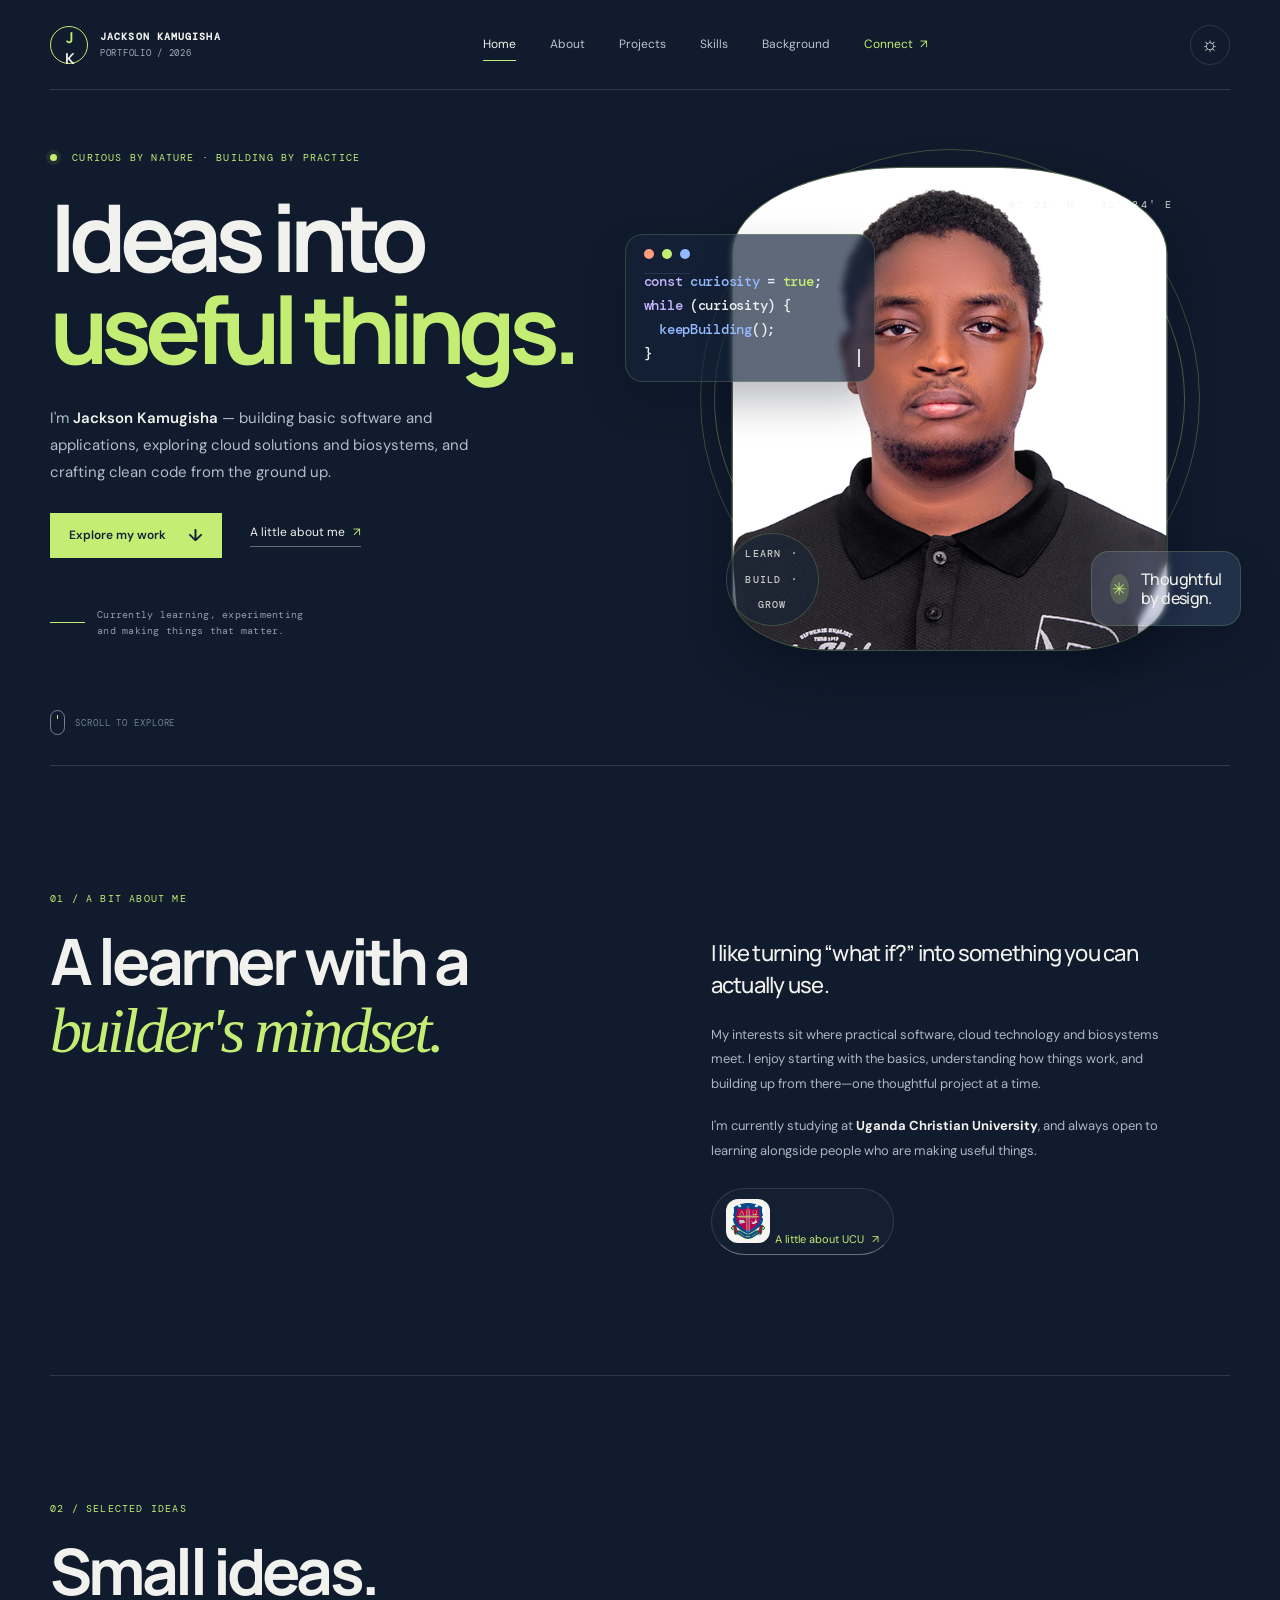
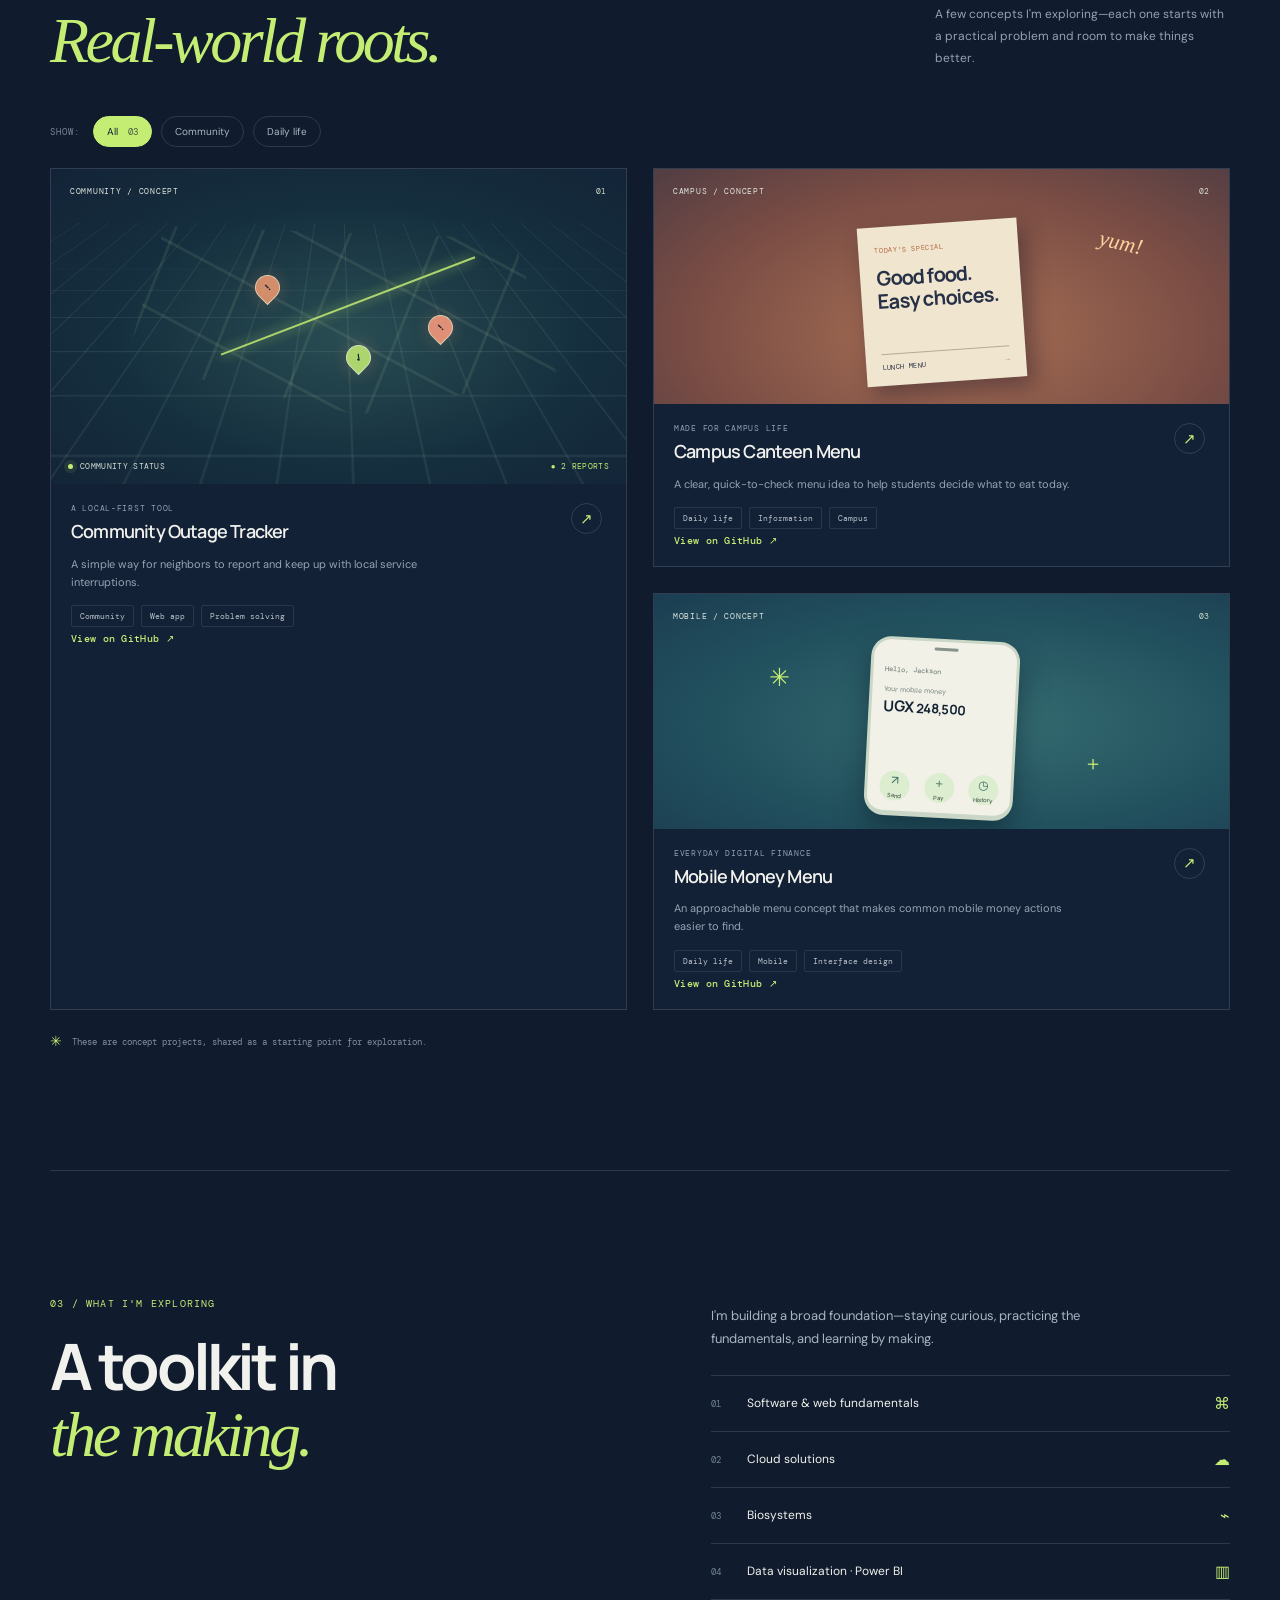
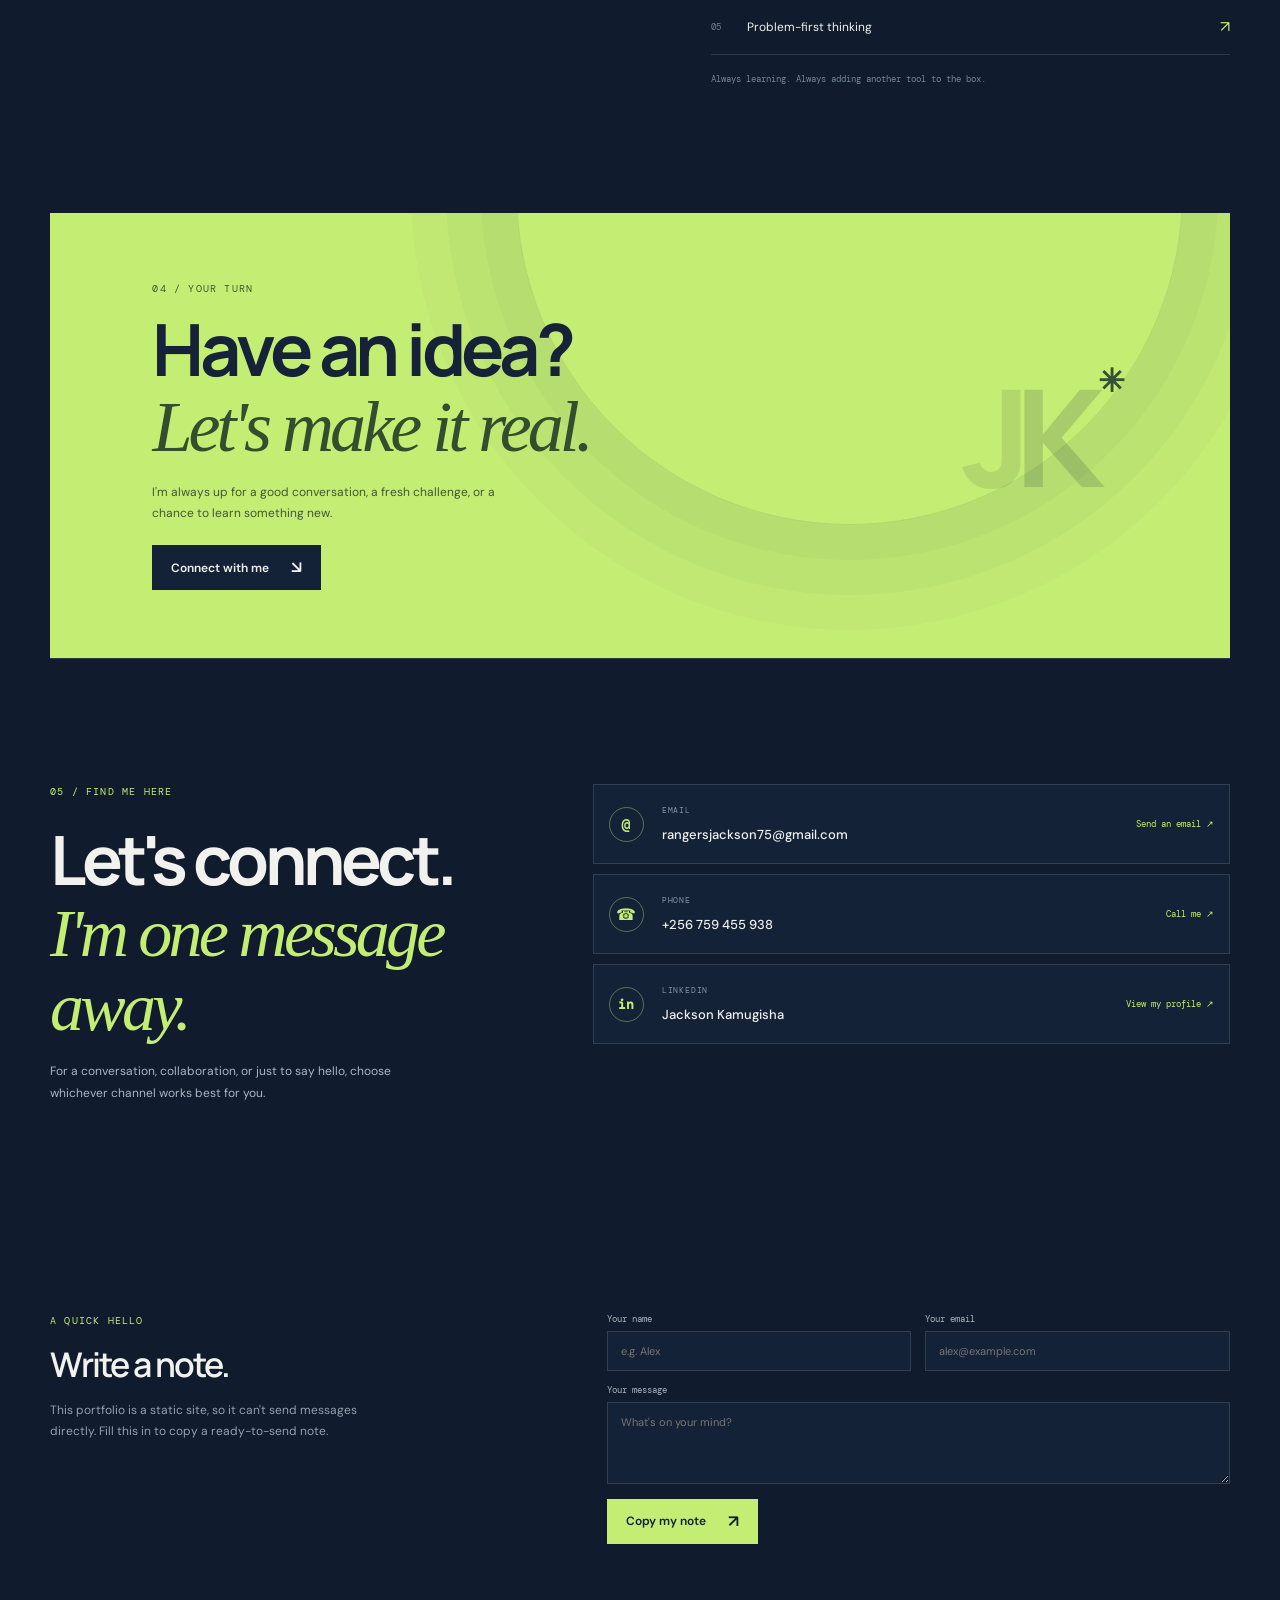
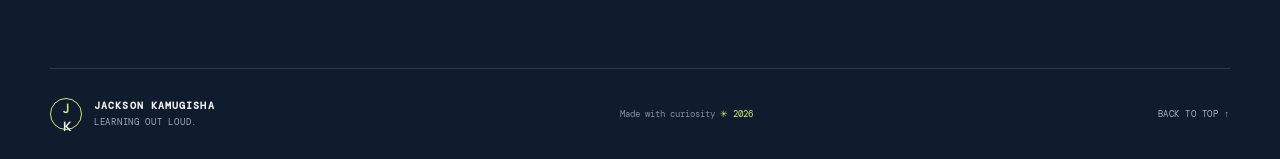
<file: Index.html>
<!DOCTYPE html>
<html lang="en">
<head>
    <meta charset="UTF-8">
    <meta name="viewport" content="width=device-width, initial-scale=1.0">
    <meta name="theme-color" content="#101b2d">
    <meta name="description" content="Jackson Kamugisha — building useful software, exploring cloud solutions, and learning at the intersection of technology and biosystems.">
    <title>Jackson Kamugisha — Portfolio</title>
    <link rel="preconnect" href="https://fonts.googleapis.com">
    <link rel="preconnect" href="https://fonts.gstatic.com" crossorigin>
    <link href="https://fonts.googleapis.com/css2?family=DM+Mono:wght@400;500&family=DM+Sans:wght@400;500;600;700&family=Manrope:wght@400;500;600;700;800&display=swap" rel="stylesheet">
    <link rel="stylesheet" href="portfolio.css">
    <script src="portfolio.js" defer></script>
</head>
<body>
    <a class="skip-link" href="#main">Skip to content</a>
    <div class="site-shell">
        <header class="site-header">
            <a class="brand" href="#home" aria-label="Jackson Kamugisha, home"><span class="brand-mark">J<span>K</span></span><span>JACKSON KAMUGISHA<span class="brand-caption">PORTFOLIO / 2026</span></span></a>
            <button class="menu-toggle" type="button" aria-label="Open navigation" aria-expanded="false"><span></span><span></span></button>
            <nav class="main-nav" aria-label="Main navigation">
                <a class="nav-link active" href="#home">Home</a><a class="nav-link" href="#about">About</a><a class="nav-link" href="#projects">Projects</a><a class="nav-link" href="#skills">Skills</a><a class="nav-link" href="background.html">Background</a><a class="nav-link nav-contact" href="#connect">Connect <span aria-hidden="true">↗</span></a>
            </nav>
            <button class="theme-toggle" type="button" aria-label="Switch to light theme" title="Toggle color theme"><span class="theme-icon" aria-hidden="true">☼</span></button>
        </header>

        <main id="main">
            <section class="hero section-wrap" id="home" aria-labelledby="hero-title">
                <div class="hero-copy">
                    <p class="eyebrow"><span class="status-dot"></span> CURIOUS BY NATURE · BUILDING BY PRACTICE</p>
                    <h1 id="hero-title">Ideas into<br><span class="headline-accent">useful things.</span></h1>
                    <p class="hero-intro">I'm <strong>Jackson Kamugisha</strong> — building basic software and applications, exploring cloud solutions and biosystems, and crafting clean code from the ground up.</p>
                    <div class="hero-actions"><a class="button button-primary" href="#projects">Explore my work <span aria-hidden="true">↓</span></a><a class="text-link" href="#about">A little about me <span aria-hidden="true">↗</span></a></div>
                    <div class="hero-note"><span class="note-line"></span><span>Currently learning, experimenting<br>and making things that matter.</span></div>
                </div>
                <div class="hero-art" aria-label="Portrait of Jackson Kamugisha" role="img">
                    <img class="portrait-photo" src="IMG_4361.JPG" alt="Portrait of Jackson Kamugisha">
                    <div class="art-orbit orbit-one"></div><div class="art-orbit orbit-two"></div><div class="art-sun"></div>
                    <div class="art-card code-card"><div class="window-dots"><i></i><i></i><i></i></div><div class="code-lines"><span class="code-purple">const</span> <span class="code-blue">curiosity</span> = <span class="code-green">true</span>;<br><span class="code-purple">while</span> (curiosity) {<br>&nbsp;&nbsp;<span class="code-blue">keepBuilding</span>();<br>}</div><span class="card-cursor"></span></div>
                    <div class="art-card orbit-label"><span class="label-spark">✳</span><span>Thoughtful<br>by design.</span></div>
                    <div class="art-stamp"><span>LEARN</span><span>·</span><span>BUILD</span><span>·</span><span>GROW</span></div>
                    <span class="art-coordinate">0° 21′ N &nbsp; 32° 34′ E</span>
                </div>
                <a class="scroll-cue" href="#about" aria-label="Scroll to about section"><span></span> SCROLL TO EXPLORE</a>
            </section>

            <section class="about section-wrap section-pad" id="about" aria-labelledby="about-title">
                <div class="section-heading"><p class="eyebrow">01 / A BIT ABOUT ME</p><h2 id="about-title">A learner with a<br><span class="serif-accent">builder's mindset.</span></h2></div>
                <div class="about-copy"><p class="large-copy">I like turning “what if?” into something you can actually use.</p><p>My interests sit where practical software, cloud technology and biosystems meet. I enjoy starting with the basics, understanding how things work, and building up from there—one thoughtful project at a time.</p><p>I'm currently studying at <strong>Uganda Christian University</strong>, and always open to learning alongside people who are making useful things.</p><div class="school-link-wrap"><a class="inline-link school-link" href="https://www.ucu.ac.ug/" target="_blank" rel="noreferrer"><img class="school-logo" src="images%20(1).jfif" alt="Uganda Christian University logo"><span>A little about UCU <span aria-hidden="true">↗</span></span></a></div></div>
            </section>

            <section class="projects section-wrap section-pad" id="projects" aria-labelledby="projects-title">
                <div class="section-heading projects-heading"><div><p class="eyebrow">02 / SELECTED IDEAS</p><h2 id="projects-title">Small ideas.<br><span class="serif-accent">Real-world roots.</span></h2></div><p class="section-aside">A few concepts I'm exploring—each one starts with a practical problem and room to make things better.</p></div>
                <div class="filter-row" role="group" aria-label="Filter projects"><span class="filter-label">SHOW:</span><button class="filter-chip selected" data-filter="all" type="button" aria-pressed="true">All <span>03</span></button><button class="filter-chip" data-filter="community" type="button" aria-pressed="false">Community</button><button class="filter-chip" data-filter="daily-life" type="button" aria-pressed="false">Daily life</button></div>
                <div class="project-grid">
                    <article class="project-card project-featured" data-category="community" data-project="outage">
                        <div class="project-visual visual-outage"><div class="visual-top"><span class="visual-label">COMMUNITY / CONCEPT</span><span class="visual-index">01</span></div><div class="map-lines"><span class="map-pin pin-one">!</span><span class="map-pin pin-two">!</span><span class="map-pin pin-three">✓</span><span class="map-route"></span></div><div class="visual-bottom"><span class="live-dot"></span> COMMUNITY STATUS <b>● 2 REPORTS</b></div></div>
                        <div class="project-info"><div><p class="project-type">A LOCAL-FIRST TOOL</p><h3>Community Outage Tracker</h3></div><button class="project-open" type="button" aria-label="View Community Outage Tracker details" data-open="outage">↗</button><p class="project-description">A simple way for neighbors to report and keep up with local service interruptions.</p><div class="tag-row"><span>Community</span><span>Web app</span><span>Problem solving</span></div><a class="project-github" href="https://github.com/JacksonKamugisha/outage-tracker" target="_blank" rel="noopener noreferrer" aria-label="View Community Outage Tracker on GitHub">View on GitHub <span aria-hidden="true">↗</span></a></div>
                    </article>
                    <article class="project-card" data-category="daily-life" data-project="canteen">
                        <div class="project-visual visual-canteen"><div class="visual-top"><span class="visual-label">CAMPUS / CONCEPT</span><span class="visual-index">02</span></div><div class="menu-paper"><span class="menu-kicker">TODAY'S SPECIAL</span><strong>Good food.<br>Easy choices.</strong><span class="menu-rule"></span><span class="menu-items">LUNCH MENU <b>→</b></span></div><span class="visual-scribble">yum!</span></div>
                        <div class="project-info"><div><p class="project-type">MADE FOR CAMPUS LIFE</p><h3>Campus Canteen Menu</h3></div><button class="project-open" type="button" aria-label="View Campus Canteen Menu details" data-open="canteen">↗</button><p class="project-description">A clear, quick-to-check menu idea to help students decide what to eat today.</p><div class="tag-row"><span>Daily life</span><span>Information</span><span>Campus</span></div><a class="project-github" href="https://github.com/JacksonKamugisha/CAMPUS-CANTEEN-MENU" target="_blank" rel="noopener noreferrer" aria-label="View Campus Canteen Menu on GitHub">View on GitHub <span aria-hidden="true">↗</span></a></div>
                    </article>
                    <article class="project-card" data-category="daily-life" data-project="mobile-money">
                        <div class="project-visual visual-money"><div class="visual-top"><span class="visual-label">MOBILE / CONCEPT</span><span class="visual-index">03</span></div><div class="phone-ui"><div class="phone-speaker"></div><span class="phone-greeting">Hello, Jackson</span><span class="phone-balance">Your mobile money</span><strong>UGX <span class="count-up" data-count="248500">248,500</span></strong><div class="phone-actions"><span>↗<small>Send</small></span><span>＋<small>Pay</small></span><span>◷<small>History</small></span></div></div><span class="money-spark spark-a">✳</span><span class="money-spark spark-b">＋</span></div>
                        <div class="project-info"><div><p class="project-type">EVERYDAY DIGITAL FINANCE</p><h3>Mobile Money Menu</h3></div><button class="project-open" type="button" aria-label="View Mobile Money Menu details" data-open="mobile-money">↗</button><p class="project-description">An approachable menu concept that makes common mobile money actions easier to find.</p><div class="tag-row"><span>Daily life</span><span>Mobile</span><span>Interface design</span></div><a class="project-github" href="https://github.com/JacksonKamugisha/Mobile-Money-Menu" target="_blank" rel="noopener noreferrer" aria-label="View Mobile Money Menu on GitHub">View on GitHub <span aria-hidden="true">↗</span></a></div>
                    </article>
                </div>
                <p class="project-footnote"><span>✳</span> These are concept projects, shared as a starting point for exploration.</p>
            </section>

            <section class="skills section-wrap section-pad" id="skills" aria-labelledby="skills-title">
                <div class="section-heading"><p class="eyebrow">03 / WHAT I'M EXPLORING</p><h2 id="skills-title">A toolkit in<br><span class="serif-accent">the making.</span></h2></div>
                <div class="skills-content"><p class="skills-intro">I'm building a broad foundation—staying curious, practicing the fundamentals, and learning by making.</p><div class="skill-list"><div class="skill-item"><span class="skill-number">01</span><span class="skill-name">Software &amp; web fundamentals</span><span class="skill-symbol">⌘</span></div><div class="skill-item"><span class="skill-number">02</span><span class="skill-name">Cloud solutions</span><span class="skill-symbol">☁</span></div><div class="skill-item"><span class="skill-number">03</span><span class="skill-name">Biosystems</span><span class="skill-symbol">⌁</span></div><div class="skill-item"><span class="skill-number">04</span><span class="skill-name">Data visualization · Power BI</span><span class="skill-symbol">▥</span></div><div class="skill-item"><span class="skill-number">05</span><span class="skill-name">Problem-first thinking</span><span class="skill-symbol">↗</span></div></div><p class="skills-note">Always learning. Always adding another tool to the box.</p></div>
            </section>

            <section class="contact section-wrap" id="contact" aria-labelledby="contact-title"><div class="contact-glow"></div><div class="contact-content"><p class="eyebrow">04 / YOUR TURN</p><h2 id="contact-title">Have an idea?<br><span class="serif-accent">Let's make it real.</span></h2><p>I'm always up for a good conversation, a fresh challenge, or a chance to learn something new.</p><a class="button button-light" href="#connect">Connect with me <span aria-hidden="true">↘</span></a></div><div class="contact-mark" aria-hidden="true">J<span>K</span><i>✳</i></div></section>
            <section class="connect-section section-wrap section-pad" id="connect" aria-labelledby="connect-title"><div class="connect-heading"><p class="eyebrow">05 / FIND ME HERE</p><h2 id="connect-title">Let's connect.<br><span class="serif-accent">I'm one message away.</span></h2><p>For a conversation, collaboration, or just to say hello, choose whichever channel works best for you.</p></div><div class="connect-grid"><a class="connect-card" href="mailto:rangersjackson75@gmail.com"><span class="connect-icon" aria-hidden="true">@</span><span class="connect-label">EMAIL</span><strong>rangersjackson75@gmail.com</strong><span class="connect-action">Send an email ↗</span></a><a class="connect-card" href="tel:+256759455938"><span class="connect-icon" aria-hidden="true">☎</span><span class="connect-label">PHONE</span><strong>+256 759 455 938</strong><span class="connect-action">Call me ↗</span></a><a class="connect-card" href="https://www.linkedin.com/in/jackson-kamugisha-b809983bb" target="_blank" rel="noreferrer"><span class="connect-icon linkedin-icon" aria-hidden="true">in</span><span class="connect-label">LINKEDIN</span><strong>Jackson Kamugisha</strong><span class="connect-action">View my profile ↗</span></a></div></section>
            <section class="message-section section-wrap" aria-labelledby="message-title"><div><p class="eyebrow">A QUICK HELLO</p><h2 id="message-title">Write a note.</h2><p class="form-help">This portfolio is a static site, so it can't send messages directly. Fill this in to copy a ready-to-send note.</p></div><form id="message-form"><label for="sender-name">Your name</label><input id="sender-name" name="name" autocomplete="name" placeholder="e.g. Alex" required><label for="sender-email">Your email</label><input id="sender-email" name="email" type="email" autocomplete="email" placeholder="alex@example.com" required><label for="sender-message">Your message</label><textarea id="sender-message" name="message" rows="4" placeholder="What's on your mind?" required></textarea><button class="button button-primary" type="submit">Copy my note <span aria-hidden="true">↗</span></button><p class="form-status" role="status" aria-live="polite"></p></form></section>
        </main>
        <footer class="site-footer section-wrap"><a class="brand footer-brand" href="#home"><span class="brand-mark">J<span>K</span></span><span>JACKSON KAMUGISHA<span class="brand-caption">LEARNING OUT LOUD.</span></span></a><p>Made with curiosity <span aria-hidden="true">✳</span> <span id="footer-year">2026</span></p><a class="back-top" href="#home">BACK TO TOP ↑</a></footer>
    </div>

    <dialog class="project-dialog" aria-labelledby="dialog-title"><button class="dialog-close" type="button" aria-label="Close project details">×</button><p class="eyebrow" id="dialog-kicker">PROJECT / CONCEPT</p><h2 id="dialog-title"></h2><p id="dialog-description"></p><div class="dialog-detail"></div><button class="button button-primary dialog-done" type="button">Back to projects <span aria-hidden="true">↙</span></button></dialog>
    <div class="toast" role="status" aria-live="polite"></div>
</body>
</html>
</file>
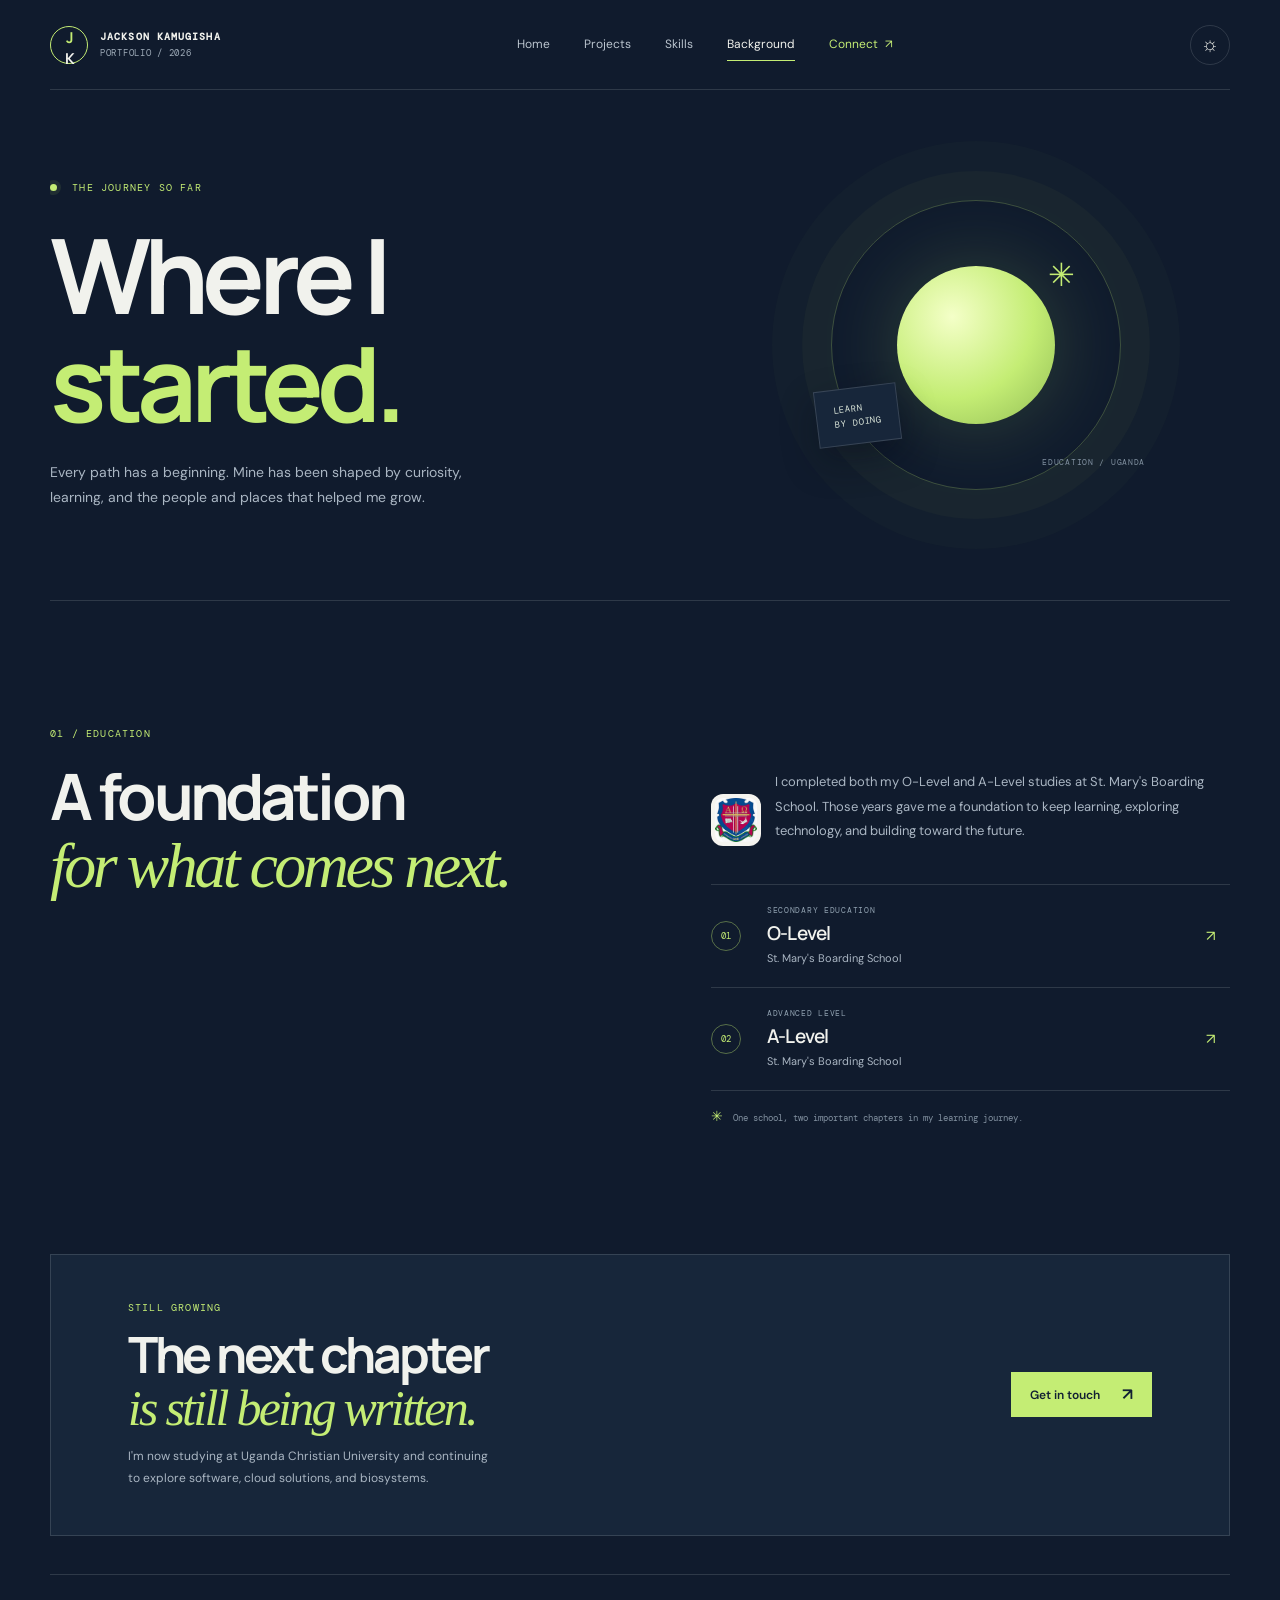
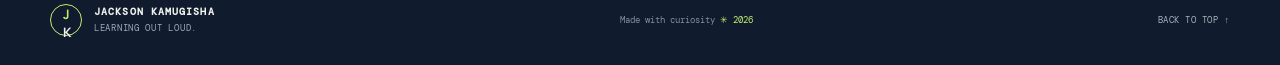
<file: background.html>
<!DOCTYPE html>
<html lang="en">
<head>
  <meta charset="UTF-8">
  <meta name="viewport" content="width=device-width, initial-scale=1.0">
  <meta name="theme-color" content="#101b2d">
  <meta name="description" content="Jackson Kamugisha's education background and learning journey.">
  <title>Background — Jackson Kamugisha</title>
  <link rel="preconnect" href="https://fonts.googleapis.com">
  <link rel="preconnect" href="https://fonts.gstatic.com" crossorigin>
  <link href="https://fonts.googleapis.com/css2?family=DM+Mono:wght@400;500&family=DM+Sans:wght@400;500;600;700&family=Manrope:wght@400;500;600;700;800&display=swap" rel="stylesheet">
  <link rel="stylesheet" href="portfolio.css">
  <script src="portfolio.js" defer></script>
</head>
<body>
  <a class="skip-link" href="#main">Skip to content</a>
  <div class="site-shell">
    <header class="site-header">
      <a class="brand" href="Index.html#home" aria-label="Jackson Kamugisha, home"><span class="brand-mark">J<span>K</span></span><span>JACKSON KAMUGISHA<span class="brand-caption">PORTFOLIO / 2026</span></span></a>
      <button class="menu-toggle" type="button" aria-label="Open navigation" aria-expanded="false"><span></span><span></span></button>
      <nav class="main-nav" aria-label="Main navigation">
        <a class="nav-link" href="Index.html#home">Home</a>
        <a class="nav-link" href="Index.html#projects">Projects</a>
        <a class="nav-link" href="Index.html#skills">Skills</a>
        <a class="nav-link active" href="background.html" aria-current="page">Background</a>
        <a class="nav-link nav-contact" href="Index.html#connect">Connect <span aria-hidden="true">↗</span></a>
      </nav>
      <button class="theme-toggle" type="button" aria-label="Switch to light theme" title="Toggle color theme"><span class="theme-icon" aria-hidden="true">☼</span></button>
    </header>

    <main id="main" class="background-page">
      <section class="background-hero section-wrap" aria-labelledby="background-title">
        <p class="eyebrow"><span class="status-dot"></span> THE JOURNEY SO FAR</p>
        <h1 id="background-title">Where I<br><span class="headline-accent">started.</span></h1>
        <p class="background-lede">Every path has a beginning. Mine has been shaped by curiosity, learning, and the people and places that helped me grow.</p>
        <div class="background-hero-art" aria-hidden="true"><span class="hero-art-sun"></span><span class="hero-art-ring"></span><span class="hero-art-star">✳</span><span class="hero-art-note">LEARN<br>BY DOING</span><span class="hero-art-coordinate">EDUCATION / UGANDA</span></div>
      </section>

      <section class="education section-wrap section-pad" aria-labelledby="education-title">
        <div class="section-heading"><p class="eyebrow">01 / EDUCATION</p><h2 id="education-title">A foundation<br><span class="serif-accent">for what comes next.</span></h2></div>
        <div class="education-content"><div class="school-banner"><img class="school-logo" src="images%20(1).jfif" alt="Uganda Christian University logo"><p class="education-intro">I completed both my O-Level and A-Level studies at St. Mary's Boarding School. Those years gave me a foundation to keep learning, exploring technology, and building toward the future.</p></div>
          <div class="education-timeline">
            <article class="education-step"><span class="education-marker">01</span><div><p class="project-type">SECONDARY EDUCATION</p><h3>O-Level</h3><p>St. Mary's Boarding School</p></div><span class="education-arrow" aria-hidden="true">↗</span></article>
            <article class="education-step"><span class="education-marker">02</span><div><p class="project-type">ADVANCED LEVEL</p><h3>A-Level</h3><p>St. Mary's Boarding School</p></div><span class="education-arrow" aria-hidden="true">↗</span></article>
          </div>
          <p class="education-footnote"><span aria-hidden="true">✳</span> One school, two important chapters in my learning journey.</p>
        </div>
      </section>

      <section class="background-next section-wrap" aria-labelledby="next-title"><div><p class="eyebrow">STILL GROWING</p><h2 id="next-title">The next chapter<br><span class="serif-accent">is still being written.</span></h2><p>I'm now studying at Uganda Christian University and continuing to explore software, cloud solutions, and biosystems.</p></div><a class="button button-primary" href="Index.html#connect">Get in touch <span aria-hidden="true">↗</span></a></section>
    </main>

    <footer class="site-footer section-wrap"><a class="brand footer-brand" href="Index.html#home"><span class="brand-mark">J<span>K</span></span><span>JACKSON KAMUGISHA<span class="brand-caption">LEARNING OUT LOUD.</span></span></a><p>Made with curiosity <span aria-hidden="true">✳</span> <span id="footer-year">2026</span></p><a class="back-top" href="#main">BACK TO TOP ↑</a></footer>
  </div>
</body>
</html>
</file>
<file: portfolio.css>
@import url('https://fonts.googleapis.com/css2?family=DM+Mono:wght@400;500&family=DM+Sans:wght@400;500;600;700&family=Manrope:wght@400;500;600;700;800&display=swap');

:where(.project-github){grid-column:1/-1;justify-self:start;display:inline-flex;align-items:center;gap:7px;margin-top:5px;color:var(--lime);font:500 10px var(--mono);letter-spacing:.03em;text-decoration:none;border-bottom:1px solid transparent;transition:border-color .2s,color .2s}.project-github:hover,.project-github:focus-visible{color:var(--text);border-color:currentColor}.project-github:focus-visible{outline:2px solid var(--lime);outline-offset:4px}

:root{color-scheme:dark;--bg:#101b2d;--bg-soft:#142238;--panel:#192941;--text:#f1f2ed;--muted:#9eabb8;--line:rgba(231,238,240,.14);--lime:#c4ed74;--blue:#93b9ff;--coral:#ff9d7d;--mono:'DM Mono',monospace;--sans:'DM Sans',sans-serif;--display:'Manrope',sans-serif;--max:1180px;--ease:cubic-bezier(.2,.7,.2,1)}
*{box-sizing:border-box}html{scroll-behavior:smooth;scroll-padding-top:90px}body{margin:0;background:var(--bg);color:var(--text);font-family:var(--sans);font-size:15px;line-height:1.65;-webkit-font-smoothing:antialiased}body::before{position:fixed;inset:0;z-index:-1;pointer-events:none;content:"";opacity:.11;background-image:radial-gradient(#a8c5d4 0.55px,transparent .55px);background-size:8px 8px}.site-shell{overflow:hidden}.section-wrap{width:min(calc(100% - 64px),var(--max));margin-inline:auto}.skip-link{position:fixed;z-index:100;top:10px;left:10px;padding:10px 14px;background:var(--lime);color:#152132;transform:translateY(-150%)}.skip-link:focus{transform:none}.site-header{height:90px;width:min(calc(100% - 64px),var(--max));margin:auto;display:flex;align-items:center;justify-content:space-between;border-bottom:1px solid var(--line);position:relative;z-index:10}.brand{display:flex;align-items:center;gap:12px;color:var(--text);text-decoration:none;font:700 10px/1.3 var(--mono);letter-spacing:.11em}.brand-mark{height:38px;width:38px;border:1px solid var(--lime);border-radius:50%;display:grid;place-items:center;color:var(--lime);font:700 15px var(--display);letter-spacing:-.1em}.brand-mark span{color:var(--text)}.brand-caption{display:block;color:var(--muted);font:400 9px var(--mono);letter-spacing:.08em;margin-top:4px}.school-link-wrap{margin-top:18px}.school-link{display:inline-flex;align-items:center;gap:12px;padding:10px 14px;border:1px solid var(--line);border-radius:999px;background:rgba(255,255,255,.02)}.school-logo{width:44px;height:44px;object-fit:contain;border-radius:12px;background:#f5f4ef;padding:4px}.school-banner{display:flex;align-items:center;gap:14px;margin-bottom:14px}.school-banner .school-logo{width:52px;height:52px}.portrait-photo{position:absolute;inset:14% 18% 10% 18%;width:64%;height:72%;object-fit:cover;object-position:center;border-radius:30% 30% 26% 26% / 22% 22% 18% 18%;box-shadow:0 20px 45px rgba(7,13,24,.4);border:1px solid rgba(196,237,116,.35);z-index:2}.main-nav{display:flex;align-items:center;gap:34px}.nav-link{position:relative;color:#bac4ce;text-decoration:none;font-size:12px;transition:color .2s}.nav-link::after{content:"";position:absolute;height:1px;width:100%;left:0;bottom:-7px;background:var(--lime);transform:scaleX(0);transform-origin:right;transition:transform .25s}.nav-link:hover,.nav-link.active{color:var(--text)}.nav-link:hover::after,.nav-link.active::after{transform:scaleX(1);transform-origin:left}.nav-contact{color:var(--lime)}.nav-contact span{margin-left:4px}.theme-toggle,.menu-toggle{border:0;color:var(--text);background:none;cursor:pointer}.theme-toggle{height:40px;width:40px;border:1px solid var(--line);border-radius:50%;font-size:20px;transition:transform .3s,color .3s}.theme-toggle:hover{transform:rotate(35deg);color:var(--lime)}.menu-toggle{display:none}.hero{min-height:675px;display:grid;grid-template-columns:1.05fr .95fr;align-items:center;position:relative;padding-top:25px;padding-bottom:82px}.hero-copy{position:relative;z-index:2;padding-bottom:10px;animation:rise .8s both}.eyebrow{font:400 10px/1.5 var(--mono);letter-spacing:.12em;color:var(--lime);margin:0 0 25px}.status-dot,.live-dot{display:inline-block;width:7px;height:7px;background:var(--lime);border-radius:50%;margin-right:8px;box-shadow:0 0 0 4px #c4ed7417;animation:pulse 2s infinite}.hero h1,.section-heading h2,.contact h2{font:700 clamp(56px,7.3vw,96px)/.99 var(--display);letter-spacing:-.075em;margin:0}.headline-accent{color:var(--lime)}.hero-intro{max-width:470px;margin:30px 0 27px;color:#b0bdc9;font-size:15px;line-height:1.8}.hero-intro strong{color:var(--text);font-weight:600}.hero-actions{display:flex;align-items:center;gap:28px}.button{border:0;display:inline-flex;align-items:center;justify-content:center;gap:22px;padding:14px 19px;text-decoration:none;font:600 12px var(--sans);cursor:pointer;transition:transform .25s,background .25s,color .25s}.button:hover{transform:translateY(-3px)}.button-primary{background:var(--lime);color:#122033}.button-primary:hover{background:#d6f69b}.button span{font-size:17px;line-height:1}.text-link,.inline-link{color:var(--text);text-decoration:none;font-size:12px;border-bottom:1px solid #ffffff5c;padding-bottom:4px}.text-link span,.inline-link span{color:var(--lime);margin-left:5px}.hero-note{display:flex;gap:12px;align-items:center;margin-top:49px;color:#8f9cab;font:10px/1.6 var(--mono);letter-spacing:.025em}.note-line{height:1px;width:35px;background:var(--lime)}.hero-art{position:relative;min-height:450px;display:grid;place-items:center;animation:fadeIn 1.3s .2s both}.art-orbit{position:absolute;left:50%;top:50%;border:1px solid #9cbbce1c;border-radius:50%;transform:translate(-50%,-50%)}.orbit-one{height:405px;width:405px}.orbit-two{height:300px;width:300px;border-style:dashed;animation:rotate 50s linear infinite}.art-sun{height:222px;width:222px;position:absolute;border-radius:50%;background:radial-gradient(circle at 34% 31%,#f4ffc8,#c4ed74 44%,#91bc55 100%);box-shadow:0 0 90px #b5e96e33,0 0 0 24px #c4ed7408}.art-card{position:absolute;z-index:2;background:#17263a;border:1px solid #ffffff24;box-shadow:0 24px 55px #050b1677}.code-card{width:280px;padding:17px 20px;left:7%;top:23%;transform:rotate(-5deg);border-radius:7px;animation:float 6s ease-in-out infinite}.window-dots{display:flex;gap:5px;padding-bottom:14px;border-bottom:1px solid #ffffff17}.window-dots i{height:6px;width:6px;border-radius:50%;background:#ff957f}.window-dots i:nth-child(2){background:#f1cb72}.window-dots i:nth-child(3){background:#a6da72}.code-lines{font:11px/1.9 var(--mono);color:#d1dce7;padding-top:15px}.code-purple{color:#d4a9ff}.code-blue{color:#91c3ff}.code-green{color:#c4ed74}.card-cursor{position:absolute;height:14px;width:1px;background:var(--lime);right:35px;bottom:29px;animation:blink 1s step-end infinite}.orbit-label{right:1%;bottom:20%;display:flex;gap:11px;align-items:center;padding:13px 15px;border-radius:4px;transform:rotate(5deg);font:10px/1.4 var(--mono);color:#d6e0e4}.label-spark{font-size:27px;color:var(--coral)}.art-stamp{position:absolute;z-index:1;left:18%;bottom:14%;height:93px;width:93px;border:1px solid #c4ed746e;border-radius:50%;display:flex;align-items:center;justify-content:center;gap:3px;flex-wrap:wrap;padding:22px 11px;color:var(--lime);font:7px var(--mono);letter-spacing:.03em;transform:rotate(-12deg)}.art-coordinate{position:absolute;right:1%;top:12%;font:9px var(--mono);color:#708095;letter-spacing:.08em}.scroll-cue{position:absolute;bottom:30px;left:0;display:flex;align-items:center;gap:10px;text-decoration:none;color:#738296;font:9px var(--mono);letter-spacing:.1em}.scroll-cue span{display:inline-block;height:25px;width:15px;border:1px solid #758395;border-radius:9px;position:relative}.scroll-cue span::after{content:"";position:absolute;top:4px;left:6px;height:4px;width:1px;background:var(--lime);animation:scroll 1.2s infinite}.section-pad{padding-top:125px;padding-bottom:120px}.about{display:grid;grid-template-columns:1fr 1fr;gap:12%;border-top:1px solid var(--line)}.section-heading .eyebrow{margin-bottom:22px}.section-heading h2,.contact h2{font-size:clamp(41px,5vw,64px);line-height:1.04;letter-spacing:-.06em}.serif-accent{font-family:Georgia,serif;font-weight:400;font-style:italic;letter-spacing:-.055em;color:var(--lime)}.about-copy{max-width:470px;padding-top:47px;color:#aab6c3;font-size:13px;line-height:1.9}.about-copy p{margin:0 0 17px}.about-copy strong{color:var(--text)}.about-copy .large-copy{font:500 22px/1.45 var(--display);letter-spacing:-.035em;color:var(--text);margin-bottom:21px}.inline-link{display:inline-block;margin-top:7px;font-size:11px}.projects{border-top:1px solid var(--line)}.projects-heading{display:flex;justify-content:space-between;align-items:end}.section-aside{max-width:295px;color:#94a2b2;font-size:12px;line-height:1.8;margin:0 0 5px}.filter-row{display:flex;align-items:center;gap:9px;margin:42px 0 21px}.filter-label{font:9px var(--mono);color:#788799;letter-spacing:.1em;margin-right:4px}.filter-chip{display:inline-flex;align-items:center;gap:10px;padding:8px 13px;border:1px solid var(--line);border-radius:99px;background:transparent;color:#aab6c1;font:10px var(--sans);cursor:pointer;transition:all .2s}.filter-chip:hover,.filter-chip.selected{background:var(--lime);border-color:var(--lime);color:#142033}.filter-chip span{opacity:.7;font:9px var(--mono)}.project-grid{display:grid;grid-template-columns:1fr 1fr;gap:26px}.project-card{min-width:0;border:1px solid var(--line);background:#132137;transition:transform .35s var(--ease),border-color .35s}.project-card:hover{transform:translateY(-5px);border-color:#c4ed7477}.project-featured{grid-row:span 2}.project-visual{height:235px;position:relative;overflow:hidden}.project-featured .project-visual{height:315px}.visual-top{position:absolute;z-index:1;left:19px;right:19px;top:17px;display:flex;justify-content:space-between;font:8px var(--mono);letter-spacing:.09em}.visual-label{color:#e0e6df}.visual-index{color:#d1dbc8}.visual-outage{background:radial-gradient(ellipse at 52% 53%,#294d53,#152f3e 55%,#132337);}.visual-outage::before{content:"";position:absolute;inset:-30px;background-image:linear-gradient(#b6d8c91a 1px,transparent 1px),linear-gradient(90deg,#b6d8c91a 1px,transparent 1px);background-size:36px 36px;transform:perspective(240px) rotateX(37deg) scale(1.6);transform-origin:center 64%}.map-lines{position:absolute;width:75%;height:60%;left:13%;top:18%;opacity:.86;background:repeating-linear-gradient(28deg,transparent 0 35px,#b8c9a522 36px 38px,transparent 39px 68px),repeating-linear-gradient(112deg,transparent 0 45px,#b8c9a522 46px 48px,transparent 49px 82px);clip-path:polygon(9% 0,90% 7%,100% 79%,54% 100%,0 72%)}.map-route{position:absolute;left:20%;top:42%;width:63%;height:2px;transform:rotate(-21deg);background:var(--lime);box-shadow:0 0 12px #c4ed74}.map-pin{position:absolute;z-index:2;display:grid;place-items:center;width:25px;height:25px;border:1px solid #ffe4c2;border-radius:50% 50% 50% 0;transform:rotate(-45deg);background:#f09b70;color:#152033;font:700 10px var(--sans);box-shadow:0 0 18px #f09b704a}.map-pin:first-letter{transform:rotate(45deg)}.pin-one{left:30%;top:26%}.pin-two{left:70%;top:47%;background:var(--coral)}.pin-three{left:51%;top:63%;background:var(--lime);border-color:#edffcf}.visual-bottom{position:absolute;bottom:13px;left:17px;right:17px;display:flex;align-items:center;color:#d1ddd5;font:8px var(--mono);letter-spacing:.04em}.visual-bottom .live-dot{width:5px;height:5px;margin-right:7px}.visual-bottom b{margin-left:auto;color:var(--lime);font-weight:400}.visual-canteen{background:radial-gradient(ellipse at 52% 70%,#a97155,#794c44 63%,#513d43)}.menu-paper{position:absolute;left:50%;top:54%;transform:translate(-50%,-46%) rotate(-4deg);width:160px;min-height:159px;padding:19px 16px 14px;background:#f0e5ce;color:#263047;box-shadow:7px 10px 22px #241b2d73;display:flex;flex-direction:column}.menu-kicker{font:7px var(--mono);letter-spacing:.09em;color:#b56242}.menu-paper strong{font:700 20px/1.13 var(--display);letter-spacing:-.05em;margin-top:13px}.menu-rule{height:1px;background:#b5aa96;margin-top:auto;margin-bottom:8px}.menu-items{font:7px var(--mono);letter-spacing:.06em}.menu-items b{float:right;color:#d56c4b}.visual-scribble{position:absolute;right:15%;top:26%;font:italic 22px Georgia;color:#ffd3a0;transform:rotate(13deg)}.visual-money{background:radial-gradient(ellipse at 57% 55%,#366d72,#22515e 58%,#1b3d51)}.phone-ui{position:absolute;left:50%;top:52%;transform:translate(-50%,-43%) rotate(3deg);width:149px;height:179px;padding:18px 12px 10px;border:3px solid #cad7c7;border-bottom:5px solid #cad7c7;border-radius:20px;background:#f2f1e7;color:#142334;box-shadow:0 14px 28px #0b202d88;display:flex;flex-direction:column}.phone-speaker{position:absolute;top:6px;left:calc(50% - 12px);height:3px;width:24px;border-radius:4px;background:#87928b}.phone-greeting{font:7px var(--mono);color:#61716e;margin-top:7px}.phone-balance{font:7px var(--sans);margin-top:11px;color:#788580}.phone-ui strong{font:700 15px var(--display);letter-spacing:-.04em;margin-top:2px}.phone-ui strong span{font-size:13px}.phone-actions{display:flex;justify-content:space-between;margin-top:auto}.phone-actions span{width:30px;height:30px;border-radius:50%;background:#dcedd0;color:#356b5a;display:grid;place-items:center;font-size:12px}.phone-actions small{font:6px var(--sans);color:#314439}.money-spark{position:absolute;color:var(--lime)}.spark-a{font-size:25px;left:20%;top:27%}.spark-b{font-size:20px;right:22%;bottom:21%}.project-info{position:relative;padding:19px 20px 18px;display:grid;grid-template-columns:1fr 35px;align-items:start}.project-type{font:8px var(--mono);letter-spacing:.09em;color:#90a1b0;margin:0 0 7px}.project-info h3{font:600 18px/1.25 var(--display);letter-spacing:-.045em;margin:0}.project-open{height:31px;width:31px;border:1px solid var(--line);border-radius:50%;color:var(--lime);background:transparent;font-size:15px;cursor:pointer;transition:transform .25s,background .25s}.project-open:hover{transform:rotate(45deg);background:#c4ed741a}.project-description{grid-column:1/-1;color:#95a4b2;font-size:11px;line-height:1.65;margin:12px 0 14px;max-width:410px}.tag-row{grid-column:1/-1;display:flex;gap:7px;flex-wrap:wrap}.tag-row span{padding:5px 8px;border:1px solid #ffffff19;border-radius:2px;color:#b8c1c9;font:8px var(--mono)}.project-footnote{margin:22px 0 0;color:#8291a0;font:9px var(--mono)}.project-footnote span{color:var(--lime);font-size:14px;vertical-align:-1px;margin-right:5px}.project-card.is-hidden{display:none}.skills{display:grid;grid-template-columns:1fr 1fr;gap:12%;border-top:1px solid var(--line)}.skills-content{padding-top:8px}.skills-intro{max-width:400px;margin:0 0 25px;color:#a8b5c1;font-size:13px;line-height:1.8}.skill-item{min-height:56px;display:grid;grid-template-columns:36px 1fr 28px;align-items:center;border-top:1px solid var(--line);transition:padding .25s,color .25s}.skill-item:last-child{border-bottom:1px solid var(--line)}.skill-item:hover{padding-left:8px;color:var(--lime)}.skill-number{font:9px var(--mono);color:#708194}.skill-name{font-size:12px}.skill-symbol{text-align:right;color:var(--lime);font-size:16px}.skills-note{margin:18px 0 0;color:#768798;font:9px var(--mono)}.contact{position:relative;min-height:375px;margin-top:8px;padding:68px 8%;background:#c4ed74;color:#152238;display:flex;align-items:center;overflow:hidden}.contact-glow{position:absolute;right:4%;top:-80%;height:150%;aspect-ratio:1;border:1px solid #17253b1c;border-radius:50%;box-shadow:0 0 0 35px #17253b08,0 0 0 70px #17253b07,0 0 0 105px #17253b05}.contact-content{position:relative;z-index:1;max-width:610px}.contact .eyebrow{color:#415833;margin-bottom:16px}.contact h2{font-size:clamp(46px,6vw,72px)}.contact .serif-accent{color:#334d2e}.contact-content>p:not(.eyebrow){max-width:380px;margin:17px 0 21px;color:#425538;font-size:12px;line-height:1.75}.button-light{background:#142238;color:#f2f3ed}.button-light:hover{background:#263b55}.contact-mark{position:absolute;right:12%;top:50%;transform:translateY(-50%);font:800 135px/.8 var(--display);letter-spacing:-.12em;color:#13223719}.contact-mark span{color:#13223728}.contact-mark i{position:absolute;right:-37px;top:-14px;font-size:32px;color:#355332;letter-spacing:normal;font-style:normal;animation:rotate 24s linear infinite}.message-section{display:grid;grid-template-columns:.8fr 1.2fr;gap:12%;padding-top:88px;padding-bottom:95px}.message-section .eyebrow{margin-bottom:13px}.message-section h2{font:600 34px var(--display);letter-spacing:-.06em;margin:0 0 13px}.form-help{max-width:330px;color:#93a1ae;font-size:12px;line-height:1.8;margin:0}.message-section form{display:grid;grid-template-columns:1fr 1fr;column-gap:14px;align-items:start}.message-section label{grid-column:span 1;color:#aab5c0;font:9px var(--mono);margin:0 0 6px}.message-section label[for="sender-message"]{grid-column:1/-1;margin-top:13px}.message-section input,.message-section textarea{width:100%;min-width:0;padding:12px 13px;border:1px solid var(--line);background:#142238;color:var(--text);font:11px var(--sans);outline:none;resize:vertical}.message-section input:focus,.message-section textarea:focus{border-color:var(--lime);box-shadow:0 0 0 2px #c4ed7415}.message-section input:nth-of-type(2){grid-column:2;grid-row:2}.message-section label[for="sender-email"]{grid-column:2;grid-row:1}.message-section textarea{grid-column:1/-1}.message-section form>.button{justify-self:start;margin-top:15px}.form-status{grid-column:1/-1;min-height:20px;color:var(--lime);font:10px var(--mono);margin:9px 0 0}.site-footer{min-height:91px;border-top:1px solid var(--line);display:flex;justify-content:space-between;align-items:center}.footer-brand .brand-mark{height:32px;width:32px;font-size:13px}.site-footer>p{color:#81909f;font:9px var(--mono)}.site-footer>p span{color:var(--lime)}.back-top{color:#a7b2bc;text-decoration:none;font:9px var(--mono);letter-spacing:.06em}.back-top:hover{color:var(--lime)}.project-dialog{width:min(520px,calc(100% - 34px));padding:42px;background:#17263b;color:var(--text);border:1px solid #c4ed7466;box-shadow:0 25px 100px #0009}.project-dialog::backdrop{background:#07101dc9;backdrop-filter:blur(6px)}.project-dialog .eyebrow{margin-bottom:12px}.project-dialog h2{font:700 30px/1.15 var(--display);letter-spacing:-.05em;margin:0 0 17px}.project-dialog>p:not(.eyebrow){color:#aab6c0;font-size:13px;line-height:1.8}.dialog-detail{border-top:1px solid var(--line);margin:22px 0;padding-top:17px;color:#aab6c0;font-size:12px;line-height:1.8}.dialog-detail strong{color:var(--lime);font-weight:500}.dialog-close{position:absolute;right:15px;top:10px;width:34px;height:34px;border:0;background:transparent;color:var(--text);font-size:26px;cursor:pointer}.dialog-done{margin-top:2px}.toast{position:fixed;z-index:20;bottom:22px;left:50%;padding:11px 17px;background:var(--lime);color:#142033;font:11px var(--mono);transform:translate(-50%,20px);opacity:0;pointer-events:none;transition:.25s}.toast.show{transform:translate(-50%,0);opacity:1}.reveal{opacity:0;transform:translateY(22px);transition:opacity .7s var(--ease),transform .7s var(--ease)}.reveal.visible{opacity:1;transform:none}

@keyframes rise{from{opacity:0;transform:translateY(18px)}to{opacity:1;transform:none}}@keyframes fadeIn{from{opacity:0}to{opacity:1}}@keyframes float{0%,100%{transform:rotate(-5deg) translateY(0)}50%{transform:rotate(-3deg) translateY(-10px)}}@keyframes rotate{to{transform:translate(-50%,-50%) rotate(360deg)}}@keyframes pulse{50%{box-shadow:0 0 0 7px #c4ed7400}}@keyframes blink{50%{opacity:0}}@keyframes scroll{0%{transform:translateY(0);opacity:1}100%{transform:translateY(9px);opacity:0}}

:root[data-theme="light"]{color-scheme:light;--bg:#f4f2eb;--bg-soft:#e9e7df;--panel:#fffdf6;--text:#17263a;--muted:#5e6a77;--line:rgba(23,38,58,.15)}:root[data-theme="light"] body::before{opacity:.07}:root[data-theme="light"] .nav-link{color:#596678}:root[data-theme="light"] .nav-link.active,:root[data-theme="light"] .nav-link:hover{color:var(--text)}:root[data-theme="light"] .hero-intro,:root[data-theme="light"] .about-copy,:root[data-theme="light"] .section-aside,:root[data-theme="light"] .project-description,:root[data-theme="light"] .skills-intro,:root[data-theme="light"] .form-help{color:#596678}:root[data-theme="light"] .project-card,:root[data-theme="light"] .message-section input,:root[data-theme="light"] .message-section textarea{background:#eae9e1}:root[data-theme="light"] .project-info h3,:root[data-theme="light"] .project-dialog h2{color:#17263a}:root[data-theme="light"] .project-type,:root[data-theme="light"] .project-footnote,:root[data-theme="light"] .skills-note{color:#657486}:root[data-theme="light"] .tag-row span{color:#596678;border-color:#17263a2e}:root[data-theme="light"] .text-link,:root[data-theme="light"] .back-top{color:#26364a}:root[data-theme="light"] .skill-item{color:#17263a}:root[data-theme="light"] .skill-number{color:#657486}:root[data-theme="light"] .site-footer>p{color:#657486}:root[data-theme="light"] .project-dialog{background:#f4f2eb;color:#17263a}:root[data-theme="light"] .project-dialog>p:not(.eyebrow),:root[data-theme="light"] .dialog-detail{color:#596678}:root[data-theme="light"] .message-section label{color:#596678}
@media(max-width:850px){.section-wrap,.site-header{width:min(calc(100% - 44px),var(--max))}.hero{min-height:625px;grid-template-columns:1fr 0.82fr}.hero h1{font-size:clamp(55px,8vw,79px)}.hero-art{transform:scale(.85);margin-inline:-45px}.orbit-one{height:340px;width:340px}.orbit-two{height:260px;width:260px}.art-sun{height:190px;width:190px}.code-card{left:1%;width:250px}.orbit-label{right:-2%}.about,.skills{gap:7%}.project-grid{gap:16px}.project-featured .project-visual{height:280px}.contact-mark{right:8%;opacity:.7}}
@media(max-width:650px){.section-wrap,.site-header{width:calc(100% - 38px)}.site-header{height:74px}.brand{font-size:9px}.brand-mark{height:34px;width:34px}.menu-toggle{display:flex;flex-direction:column;gap:5px;position:absolute;right:54px;top:25px;padding:8px}.menu-toggle span{width:18px;height:1px;background:var(--text);transition:transform .2s}.menu-toggle[aria-expanded="true"] span:first-child{transform:translateY(3px) rotate(45deg)}.menu-toggle[aria-expanded="true"] span:last-child{transform:translateY(-3px) rotate(-45deg)}.theme-toggle{height:34px;width:34px;font-size:18px}.main-nav{position:absolute;top:73px;left:-19px;right:-19px;display:none;align-items:stretch;gap:0;padding:12px 19px 18px;background:var(--bg);border-bottom:1px solid var(--line);box-shadow:0 15px 20px #080e1b22}.main-nav.is-open{display:flex;flex-direction:column}.nav-link{padding:12px 0;border-bottom:1px solid var(--line)}.nav-link::after{display:none}.nav-contact{border:0}.hero{min-height:0;display:flex;flex-direction:column;align-items:stretch;padding-top:70px;padding-bottom:77px}.hero h1{font-size:clamp(54px,13vw,78px)}.hero-intro{font-size:14px;margin-top:23px}.hero-actions{gap:17px;flex-wrap:wrap}.button{padding:13px 15px}.hero-note{margin-top:32px}.hero-art{width:100%;min-height:350px;margin:18px 0 -5px;transform:none;order:2}.orbit-one{height:310px;width:310px}.orbit-two{height:235px;width:235px}.art-sun{height:170px;width:170px}.code-card{left:2%;top:20%;width:238px}.orbit-label{right:0;bottom:14%}.art-stamp{left:11%;bottom:9%;height:79px;width:79px}.art-coordinate{right:0;top:9%;font-size:8px}.scroll-cue{bottom:22px}.section-pad{padding-top:82px;padding-bottom:82px}.about,.skills{grid-template-columns:1fr;gap:18px}.about-copy{padding-top:4px}.section-heading h2{font-size:clamp(43px,10vw,58px)}.projects-heading{align-items:start;flex-direction:column;gap:17px}.section-aside{margin:0;max-width:380px}.filter-row{margin-top:28px;gap:6px;flex-wrap:wrap}.filter-chip{padding:7px 10px}.project-grid{grid-template-columns:1fr}.project-featured{grid-row:auto}.project-featured .project-visual{height:260px}.project-visual{height:235px}.project-card{max-width:540px;width:100%;margin-inline:auto}.skills-content{padding-top:0}.contact{min-height:350px;padding:54px 7%}.contact h2{font-size:clamp(43px,10vw,62px)}.contact-mark{font-size:90px;right:5%;top:75%;opacity:.6}.contact-glow{right:-35%;top:-45%;height:125%}.message-section{grid-template-columns:1fr;gap:27px;padding-top:70px;padding-bottom:65px}.message-section form{column-gap:10px}.message-section input,.message-section textarea{font-size:12px}.site-footer{min-height:110px;display:grid;grid-template-columns:1fr auto;gap:5px;padding-block:16px}.site-footer>p{grid-column:1;grid-row:2;margin:0}.back-top{grid-column:2;grid-row:1/3}.project-dialog{padding:35px 24px}.project-dialog h2{font-size:25px}}
@media(max-width:370px){.hero h1{font-size:50px}.hero-actions{align-items:flex-start;flex-direction:column}.filter-label{width:100%}.filter-chip{font-size:9px}.code-card{width:215px;left:-3%}.orbit-label{right:-4%;padding:10px}.message-section form{grid-template-columns:1fr}.message-section label,.message-section label[for="sender-email"],.message-section label[for="sender-message"],.message-section input,.message-section input:nth-of-type(2),.message-section textarea{grid-column:1;grid-row:auto}.message-section label[for="sender-email"]{margin-top:13px}}
@media(prefers-reduced-motion:reduce){*,*::before,*::after{scroll-behavior:auto!important;animation-duration:.01ms!important;animation-iteration-count:1!important;transition-duration:.01ms!important}.reveal{opacity:1;transform:none}}

.connect-section{border-top:1px solid var(--line);display:grid;grid-template-columns:.8fr 1.2fr;gap:10%;align-items:start}.connect-heading h2,.background-page h1,.background-next h2{font:700 clamp(43px,5.5vw,68px)/1.04 var(--display);letter-spacing:-.065em;margin:0}.connect-heading>p:last-child,.background-next>div>p:last-child{max-width:370px;color:#aab6c3;font-size:12px;line-height:1.8;margin:19px 0 0}.connect-grid{display:grid;grid-template-columns:1fr;gap:10px}.connect-card{min-height:80px;display:grid;grid-template-columns:40px 1fr auto;grid-template-rows:auto auto;align-items:center;column-gap:13px;padding:14px 15px;border:1px solid var(--line);background:#142238;color:var(--text);text-decoration:none;transition:transform .24s,border-color .24s,background .24s}.connect-card:hover{transform:translateX(4px);border-color:#c4ed7477;background:#192a41}.connect-icon{grid-row:1/3;height:35px;width:35px;display:grid;place-items:center;border-radius:50%;border:1px solid #c4ed7466;color:var(--lime);font:500 16px var(--mono)}.linkedin-icon{font-weight:700;font-size:13px}.connect-label{font:8px var(--mono);letter-spacing:.1em;color:#8494a5}.connect-card strong{font:500 13px var(--sans);overflow-wrap:anywhere}.connect-action{grid-column:3;grid-row:1/3;color:var(--lime);font:9px var(--mono);white-space:nowrap}.background-page{padding-top:0}.background-hero{min-height:510px;position:relative;display:flex;flex-direction:column;justify-content:center;padding-block:85px;overflow:hidden}.background-hero .eyebrow{margin-bottom:25px}.background-page h1{font-size:clamp(65px,9vw,104px)}.background-lede{max-width:465px;color:#aab6c3;font-size:14px;line-height:1.8;margin:24px 0 0}.background-hero-art{position:absolute;width:320px;height:320px;right:8%;top:50%;transform:translateY(-50%);display:grid;place-items:center}.hero-art-ring{position:absolute;width:290px;height:290px;border:1px solid #c4ed7440;border-radius:50%;box-shadow:0 0 0 29px #c4ed7407,0 0 0 59px #c4ed7405;animation:rotate 45s linear infinite}.hero-art-sun{width:158px;height:158px;border-radius:50%;background:radial-gradient(circle at 35% 32%,#f4ffc8,#c4ed74 55%,#91bc55);box-shadow:0 0 80px #b5e96e33}.hero-art-star{position:absolute;right:19%;top:20%;color:var(--lime);font-size:32px;animation:rotate 24s linear infinite}.hero-art-note{position:absolute;left:0;bottom:19%;padding:13px 17px;background:#17263a;border:1px solid #ffffff24;color:#dce7db;box-shadow:0 15px 35px #050b1666;font:9px/1.6 var(--mono);letter-spacing:.1em;transform:rotate(-7deg)}.hero-art-coordinate{position:absolute;right:-3%;bottom:12%;color:#8190a0;font:8px var(--mono);letter-spacing:.09em}.education{border-top:1px solid var(--line);display:grid;grid-template-columns:1fr 1fr;gap:12%;align-items:start}.education-content{padding-top:44px}.education-intro{max-width:465px;color:#aab6c3;font-size:13px;line-height:1.9;margin:0 0 26px}.education-timeline{border-top:1px solid var(--line)}.education-step{position:relative;display:grid;grid-template-columns:42px 1fr 24px;gap:14px;align-items:center;padding:20px 0;border-bottom:1px solid var(--line)}.education-marker{height:30px;width:30px;border:1px solid #c4ed7466;border-radius:50%;display:grid;place-items:center;color:var(--lime);font:9px var(--mono)}.education-step .project-type{margin-bottom:5px}.education-step h3{font:600 19px var(--display);letter-spacing:-.04em;margin:0}.education-step div>p:last-child{font-size:11px;color:#aab6c3;margin:3px 0 0}.education-arrow{color:var(--lime)}.education-footnote{margin-top:16px;color:#8291a0;font:9px var(--mono)}.education-footnote span{color:var(--lime);font-size:14px;margin-right:5px}.background-next{min-height:250px;margin-bottom:38px;padding:45px 6%;display:flex;align-items:center;justify-content:space-between;gap:30px;background:#17263a;border:1px solid var(--line)}.background-next .eyebrow{margin-bottom:13px}.background-next h2{font-size:clamp(36px,4vw,50px)}.background-next>div>p:last-child{margin-top:12px}.background-next .button{flex:none}
:root[data-theme="light"] .connect-heading>p:last-child,:root[data-theme="light"] .background-lede,:root[data-theme="light"] .education-intro,:root[data-theme="light"] .education-step div>p:last-child,:root[data-theme="light"] .background-next>div>p:last-child{color:#596678}:root[data-theme="light"] .connect-card{background:#eae9e1;color:#17263a}:root[data-theme="light"] .connect-label,:root[data-theme="light"] .education-footnote{color:#657486}:root[data-theme="light"] .background-next{background:#eae9e1}:root[data-theme="light"] .hero-art-note{background:#f4f2eb;color:#17263a}
@media(max-width:850px){.connect-section,.education{gap:7%}.background-hero-art{right:0;transform:translateY(-50%) scale(.8)}}
@media(max-width:650px){.connect-section,.education{grid-template-columns:1fr;gap:24px}.connect-heading>p:last-child{margin-top:15px}.connect-grid{gap:8px}.connect-card{grid-template-columns:38px 1fr auto;padding:12px}.connect-card strong{font-size:11px}.connect-action{font-size:8px}.background-hero{min-height:0;padding-top:80px;padding-bottom:45px}.background-page h1{font-size:clamp(62px,14vw,82px)}.background-hero-art{position:relative;top:auto;right:auto;transform:none;width:100%;height:270px;margin-top:16px}.hero-art-ring{width:235px;height:235px}.hero-art-sun{width:130px;height:130px}.hero-art-note{left:7%;bottom:11%}.hero-art-coordinate{right:4%;bottom:5%}.education-content{padding-top:0}.education{gap:18px}.background-next{min-height:0;align-items:flex-start;flex-direction:column;padding:34px 7%;gap:20px}.background-next h2{font-size:clamp(36px,9vw,49px)}}
.hero-art{position:relative;width:min(560px,100%);min-height:515px;display:block;isolation:isolate}.hero-art::before{content:"";position:absolute;inset:8% 8% 8% 8%;border:1px solid rgba(196,237,116,.35);border-radius:50%;display:block}.portrait-photo{position:absolute;left:50%;top:50%;transform:translate(-50%,-48%);width:min(580px,78%);height:94%;object-fit:cover;object-position:center;border-radius:40% 40% 22% 22%/18% 18% 12% 12%;box-shadow:0 20px 45px rgba(5,12,22,.45);z-index:2}.art-orbit{position:absolute;border-radius:50%;border:1px solid rgba(196,237,116,.26);z-index:1}.orbit-one{width:500px;height:500px;left:50%;top:50%;transform:translate(-50%,-50%)}.orbit-two{width:370px;height:370px;left:50%;top:50%;transform:translate(-50%,-50%);border-style:dashed;animation:rotate 44s linear infinite}.art-sun{position:absolute;left:50%;top:50%;transform:translate(-50%,-50%);width:230px;height:230px;border-radius:50%;background:radial-gradient(circle at 35% 32%,rgba(255,255,255,.9),rgba(255,255,255,.3) 25%,rgba(255,255,255,0) 58%);z-index:0}.art-card{position:absolute;display:flex;align-items:center;justify-content:center;background:rgba(20,35,58,.68);border:1px solid rgba(196,237,116,.18);backdrop-filter:blur(3px);box-shadow:0 20px 40px rgba(10,16,27,.28);z-index:3}.code-card{left:-8%;top:18%;width:250px;padding:18px 18px 16px;border-radius:18px;color:#f1f2ed}.window-dots{position:absolute;top:14px;left:18px;display:flex;gap:8px}.window-dots i{display:block;width:10px;height:10px;border-radius:50%;background:#ff9d7d}.window-dots i:nth-child(2){background:#c4ed74}.window-dots i:nth-child(3){background:#93b9ff}.code-lines{font:500 14px/1.7 var(--mono);letter-spacing:-.02em;color:#e9f0ef;padding-top:17px;text-align:left;width:100%}.code-lines .code-purple{color:#c7b5ff}.code-lines .code-blue{color:#93b9ff}.code-lines .code-green{color:#c4ed74}.card-cursor{position:absolute;right:14px;bottom:14px;width:2px;height:18px;background:rgba(255,255,255,.8);animation:blink 1s steps(1) infinite}.orbit-label{right:-2%;bottom:6%;width:150px;padding:18px 18px 16px;border-radius:18px;background:rgba(147,185,255,.14);color:var(--text);display:flex;align-items:center;gap:12px;z-index:3}.label-spark{display:grid;place-items:center;width:30px;height:30px;border-radius:50%;background:rgba(196,237,116,.2);color:var(--lime);font-size:17px}.orbit-label span:last-child{font:500 16px/1.2 var(--display);letter-spacing:-.04em}.art-stamp{position:absolute;left:10%;bottom:6%;display:flex;align-items:center;gap:10px;padding:12px 14px;border:1px solid rgba(196,237,116,.2);border-radius:999px;background:rgba(20,35,58,.55);color:rgba(241,242,237,.8);font:500 10px var(--mono);letter-spacing:.12em;z-index:3}.art-coordinate{position:absolute;right:10%;top:11%;font:500 10px var(--mono);letter-spacing:.22em;color:rgba(241,242,237,.72);z-index:3}.hero-art .art-card,.hero-art .art-stamp,.hero-art .orbit-label{transform:translateY(0)};@media(max-width:900px){.hero-art{min-height:430px}.orbit-one{width:440px;height:440px}.orbit-two{width:330px;height:330px}.code-card{left:-4%;top:16%;width:220px}.orbit-label{right:0;bottom:4%;width:140px}.portrait-photo{width:73%}}@media(max-width:650px){.hero-art{min-height:360px}.hero-art::before{inset:0 10% 4% 10%}.portrait-photo{width:82%;height:90%;top:47%}.orbit-one{width:340px;height:340px}.orbit-two{width:260px;height:260px}.code-card{left:0;top:17%;width:200px}.code-lines{font-size:12px}.orbit-label{right:-2%;bottom:4%;width:126px;padding:14px 12px}.orbit-label span:last-child{font-size:12px}.art-stamp{left:8%;bottom:2%}.art-coordinate{right:4%;top:9%;font-size:9px}}
</file>
